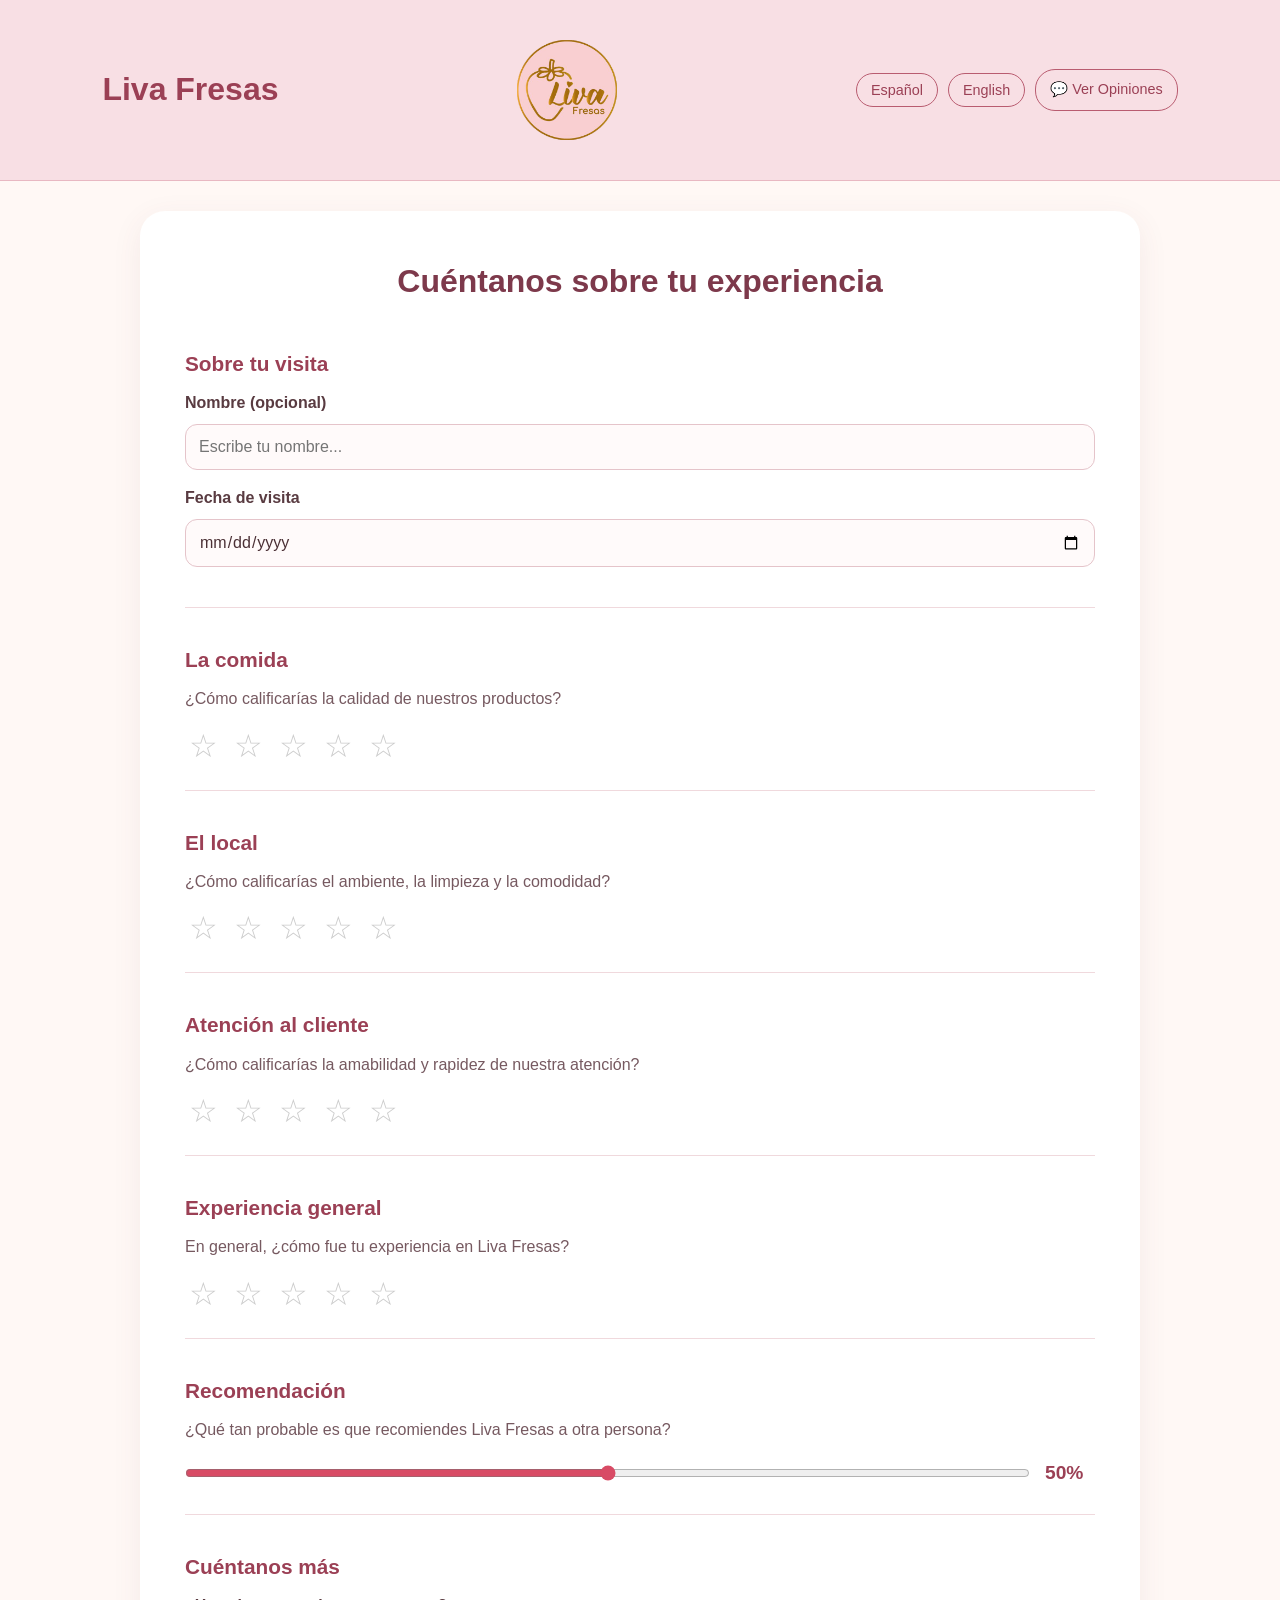
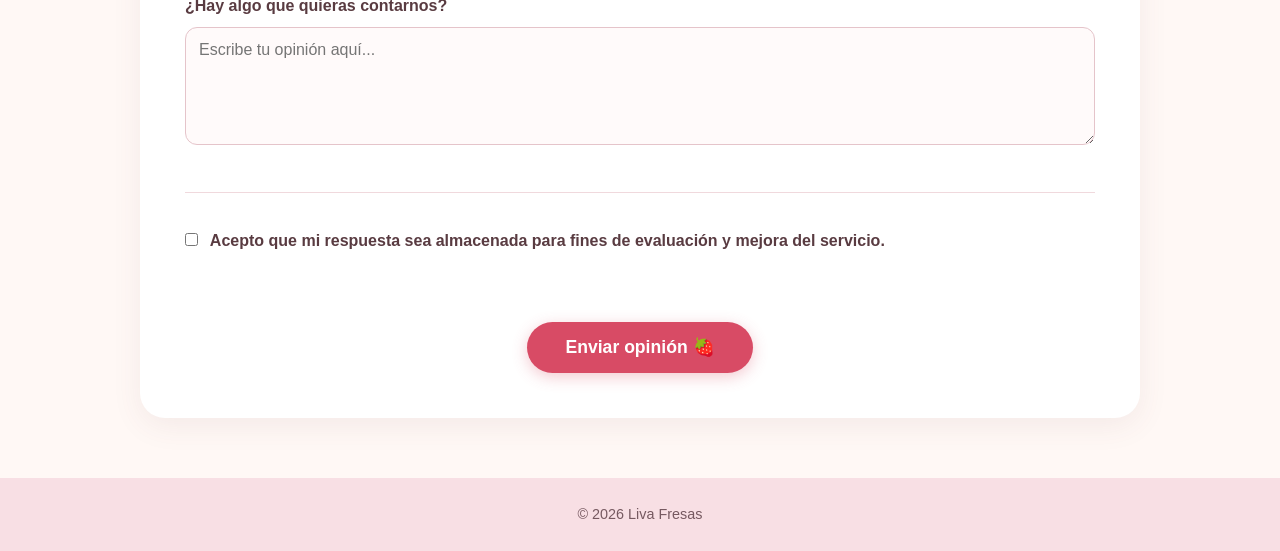
<file: index.html>
<!DOCTYPE html>
<html lang="es">
<head>
    <meta charset="UTF-8">
    <meta name="viewport" content="width=device-width, initial-scale=1.0">
    <title>Liva Fresas | Encuesta de satisfacción</title>
    <link rel="stylesheet" href="style.css">
</head>
<body>

    <header>
        <h1>Liva Fresas</h1>
        <img src="logoliva.png" alt="Logo Liva Fresas" id="logoliva">

        <nav>
            <button id="espanol" type="button">Español</button>
            <button id="ingles" type="button">English</button>
            <a href="comentarios.html" id="btn-comentarios">💬 Ver Opiniones</a>
        </nav>
    </header>

    <main>
        <section id="encuesta">

            <h2 id="titulo-encuesta">Cuéntanos sobre tu experiencia</h2>

            <form id="formulario-encuesta">
                <div>
                    <h3 id="titulo-visita">Sobre tu visita</h3>

                    <label for="nombre" id="label-nombre">Nombre (opcional)</label>
                    <input type="text" id="nombre" name="nombre" placeholder="Escribe tu nombre...">

                    <label for="fecha" id="label-fecha">Fecha de visita</label>
                    <input type="date" id="fecha" name="fecha">
                </div>

                <div>
                    <h3 id="titulo-comida">La comida</h3>
                    <p id="pregunta-comida">¿Cómo calificarías la calidad de nuestros productos?</p>
                    <div id="calificacion-comida" class="contenedor-estrellas"></div>
                </div>

                <div>
                    <h3 id="titulo-local">El local</h3>
                    <p id="pregunta-local">¿Cómo calificarías el ambiente, la limpieza y la comodidad?</p>
                    <div id="calificacion-local" class="contenedor-estrellas"></div>
                </div>

                <div>
                    <h3 id="titulo-atencion">Atención al cliente</h3>
                    <p id="pregunta-atencion">¿Cómo calificarías la amabilidad y rapidez de nuestra atención?</p>
                    <div id="calificacion-atencion" class="contenedor-estrellas"></div>
                </div>

                <div>
                    <h3 id="titulo-general">Experiencia general</h3>
                    <p id="pregunta-general">En general, ¿cómo fue tu experiencia en Liva Fresas?</p>
                    <div id="calificacion-general" class="contenedor-estrellas"></div>
                </div>

                <div>
                    <h3 id="titulo-nps">Recomendación</h3>
                    <p id="pregunta-nps">¿Qué tan probable es que recomiendes Liva Fresas a otra persona?</p>
                    <div id="nps-contenedor">
                        <input type="range" id="nps-range" min="0" max="100" value="50" step="5">
                        <span id="nps-valor">50%</span>
                    </div>
                </div>

                <div>
                    <h3 id="titulo-comentario">Cuéntanos más</h3>
                    <label for="comentario" id="label-comentario">¿Hay algo que quieras contarnos?</label>
                    <textarea id="comentario" name="comentario" rows="5" placeholder="Escribe tu opinión aquí..."></textarea>
                </div>

                <div>
                    <label>
                        <input type="checkbox" id="privacidad" required>
                        <span id="texto-privacidad">Acepto que mi respuesta sea almacenada para fines de evaluación y mejora del servicio.</span>
                    </label>
                </div>

                <button type="submit" id="enviar">Enviar opinión 🍓</button>
            </form>

        </section>
    </main>

    <footer>
        <p>© 2026 Liva Fresas</p>
    </footer>

    <script src="java.js"></script>
</body>
</html>
</file>
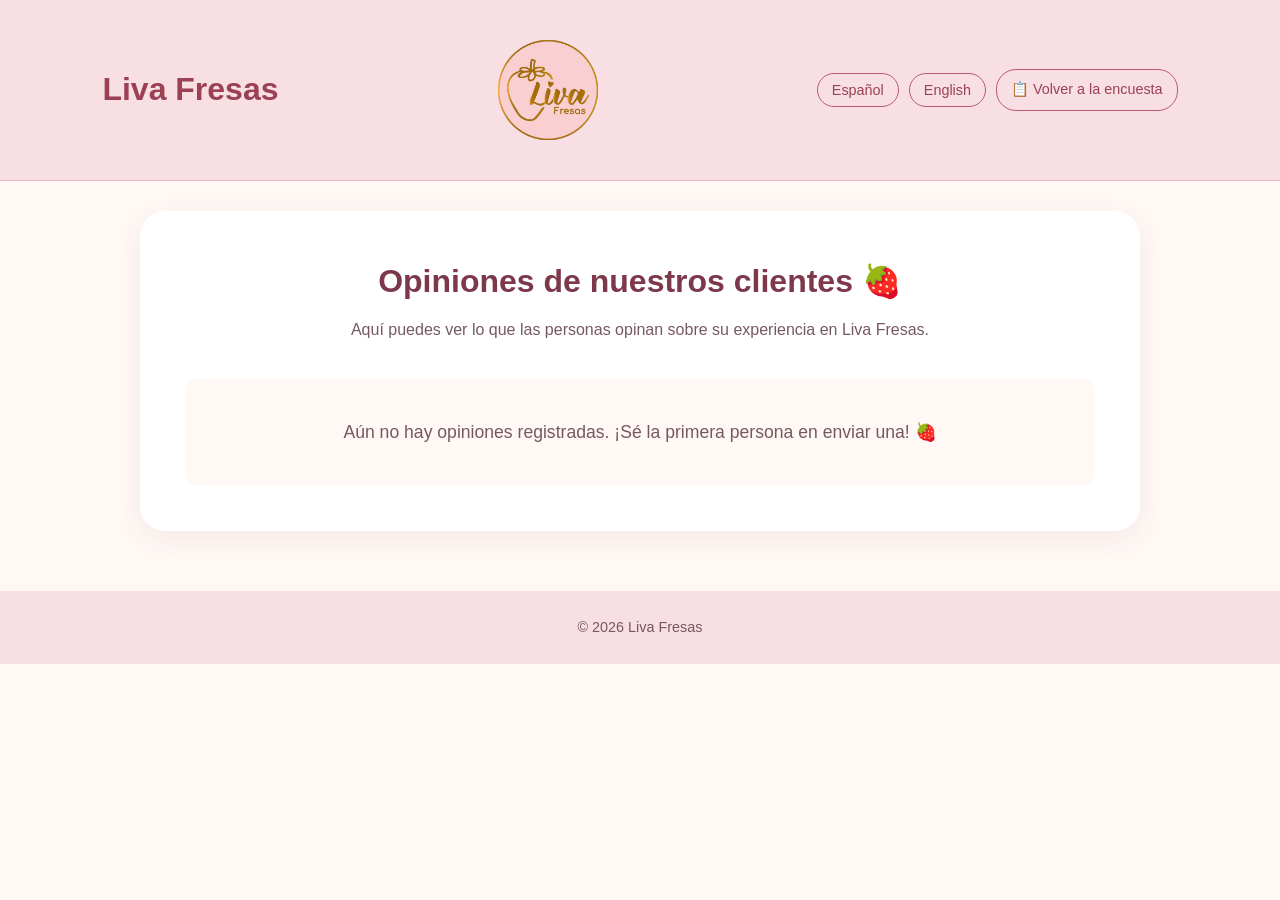
<file: comentarios.html>
<!DOCTYPE html>
<html lang="es">
<head>
    <meta charset="UTF-8">
    <meta name="viewport" content="width=device-width, initial-scale=1.0">
    <title>Liva Fresas | Opiniones de Clientes</title>
    <link rel="stylesheet" href="style.css">
</head>
<body>

    <header>
        <h1>Liva Fresas</h1>
        <img src="logoliva.png" alt="Logo Liva Fresas" id="logoliva">

        <nav>
            <button id="espanol" type="button">Español</button>
            <button id="ingles" type="button">English</button>
            <a href="index.html" id="btn-comentarios">📋 Volver a la encuesta</a>
        </nav>
    </header>

    <main>
        <section id="seccion-opiniones">

            <h2 id="titulo-opiniones-pagina">Opiniones de nuestros clientes</h2>
            <p id="subtitulo-opiniones-pagina" class="subtitulo-seccion">
                Aquí puedes ver lo que las personas opinan sobre su experiencia en Liva Fresas.
            </p>

            <div id="contenedor-opiniones"></div>

        </section>
    </main>

    <footer>
        <p>© 2026 Liva Fresas</p>
    </footer>

    <script src="comentarios.js"></script>
</body>
</html>
</file>
<file: style.css>
* {
    box-sizing: border-box;
    margin: 0;
    padding: 0;
}

body {
    font-family: Montserrat, sans-serif;
    background-color: #fff8f5;
    color: #4b3035;
    line-height: 1.6;
}

/* ENCABEZADO */
header {
    background-color: #f8dfe4;
    padding: 20px 8%;
    display: flex;
    justify-content: space-between;
    align-items: center;
    border-bottom: 1px solid #e8b8c2;
}

#logoliva {
    width: 140px;
    height: auto;
    padding: 5px;
}

header h1 {
    color: #9b4055;
    font-size: 2rem;
}

nav {
    display: flex;
    align-items: center;
    gap: 10px;
}

nav button {
    background-color: transparent;
    border: 1px solid #b95c70;
    color: #9b4055;
    padding: 8px 14px;
    border-radius: 20px;
    cursor: pointer;
    font-family: inherit;
    font-size: 0.9rem;
    transition: all 0.3s ease;
}

nav button:hover {
    background-color: #b95c70;
    color: white;
}

#btn-comentarios {
    display: inline-flex;
    align-items: center;
    background-color: transparent;
    border: 1px solid #b95c70;
    color: #9b4055;
    padding: 8px 14px;
    border-radius: 20px;
    text-decoration: none;
    font-size: 0.9rem;
    font-family: inherit;
    transition: all 0.3s ease;
}

#btn-comentarios:hover {
    background-color: #b95c70;
    color: white;
}

/* CONTENIDO PRINCIPAL */
main {
    width: 90%;
    max-width: 1000px;
    margin: 30px auto;
}

/* ENCUESTA */
#encuesta {
    background-color: #ffffff;
    padding: 45px;
    border-radius: 25px;
    box-shadow: 0 8px 30px rgba(120, 70, 80, 0.08);
    margin-bottom: 60px;
}

#encuesta > h2 {
    text-align: center;
    color: #7d394b;
    margin-bottom: 40px;
    font-size: 2rem;
}

/* SECCIONES DEL FORMULARIO */
form > div {
    margin-bottom: 35px;
    padding-bottom: 25px;
    border-bottom: 1px solid #f0d9dd;
}

form > div:last-of-type {
    border-bottom: none;
}

form h3 {
    color: #9b4055;
    font-size: 1.3rem;
    margin-bottom: 10px;
}

form p {
    color: #765960;
    margin-bottom: 15px;
}

/* ESTRELLAS INTERACTIVAS */
.contenedor-estrellas {
    display: flex;
    gap: 8px;
    margin-top: 5px;
}

.btn-estrella {
    font-size: 32px;
    border: none;
    background: none;
    cursor: pointer;
    color: #cccccc;
    transition: color 0.2s ease, transform 0.1s ease;
    padding: 0 4px;
}

.btn-estrella:hover,
.btn-estrella.activa {
    color: #FFD700;
}

.btn-estrella:hover {
    transform: scale(1.2);
}

/* SLIDER NPS */
#nps-contenedor {
    display: flex;
    align-items: center;
    gap: 15px;
}

#nps-range {
    flex: 1;
    accent-color: #d84b65;
    cursor: pointer;
}

#nps-valor {
    font-weight: bold;
    color: #9b4055;
    font-size: 1.2rem;
    min-width: 50px;
}

/* CAMPOS DE TEXTO */
form label {
    display: block;
    margin-bottom: 8px;
    color: #593b41;
    font-weight: bold;
}

input[type="text"],
input[type="date"],
textarea {
    width: 100%;
    padding: 13px;
    margin-bottom: 15px;
    border: 1px solid #e5c4ca;
    border-radius: 12px;
    background-color: #fffafa;
    color: #4b3035;
    font-family: inherit;
    font-size: 1rem;
}

textarea {
    resize: vertical;
}

input:focus,
textarea:focus {
    outline: none;
    border-color: #b95c70;
    box-shadow: 0 0 0 3px rgba(185, 92, 112, 0.15);
}

/* PRIVACIDAD Y BOTÓN ENVIAR */
#privacidad {
    width: auto;
    margin-right: 8px;
    accent-color: #d84b65;
}

#enviar {
    display: block;
    margin: 30px auto 0 auto;
    background-color: #d84b65;
    color: white;
    font-size: 1.1rem;
    font-weight: bold;
    padding: 15px 38px;
    border-radius: 30px;
    border: none;
    cursor: pointer;
    box-shadow: 0 4px 15px rgba(216, 75, 101, 0.3);
    transition: all 0.3s ease;
}

#enviar:hover {
    background-color: #ba324b;
    transform: translateY(-3px);
    box-shadow: 0 6px 20px rgba(216, 75, 101, 0.4);
}

/* SECCIÓN DE OPINIONES DE CLIENTES */
#seccion-opiniones {
    background-color: #ffffff;
    padding: 45px;
    border-radius: 25px;
    box-shadow: 0 8px 30px rgba(120, 70, 80, 0.08);
    margin: 20px 0 60px 0;
}

#seccion-opiniones h2 {
    text-align: center;
    color: #7d394b;
    font-size: 2rem;
    margin-bottom: 10px;
}

.subtitulo-seccion {
    text-align: center;
    color: #765960;
    margin-bottom: 35px;
}

.tarjeta-vacia {
    text-align: center;
    padding: 40px 20px;
    background-color: #fff8f5;
    border-radius: 15px;
    color: #765960;
    font-size: 1.1rem;
}

.tarjeta-opinion {
    background-color: #fff8f5;
    border-left: 6px solid #b95c70;
    padding: 22px;
    border-radius: 18px;
    margin-bottom: 25px;
    box-shadow: 0 4px 12px rgba(0, 0, 0, 0.03);
    transition: transform 0.2s ease;
}

.tarjeta-opinion:hover {
    transform: translateY(-2px);
}

.header-tarjeta {
    display: flex;
    justify-content: space-between;
    align-items: center;
    margin-bottom: 15px;
    border-bottom: 1px solid #f0d9dd;
    padding-bottom: 10px;
}

.nombre-cliente {
    font-weight: bold;
    color: #7d394b;
    font-size: 1.1rem;
}

.fecha-visita {
    color: #8c6a72;
    font-size: 0.9rem;
}

.detalles-calificacion {
    display: flex;
    flex-wrap: wrap;
    gap: 15px;
    background-color: #ffffff;
    padding: 12px 18px;
    border-radius: 12px;
    margin-bottom: 15px;
    font-size: 0.95rem;
    color: #593b41;
}

.estrellas-doradas {
    color: #FFD700;
    font-size: 1.1rem;
    letter-spacing: 2px;
}

.porcentaje-badge {
    background-color: #f8dfe4;
    color: #9b4055;
    padding: 2px 10px;
    border-radius: 12px;
    font-weight: bold;
}

.comentario-cliente {
    color: #4b3035;
    font-style: italic;
    font-size: 1.05rem;
    line-height: 1.6;
    background-color: #ffffff;
    padding: 15px;
    border-radius: 12px;
    border: 1px dashed #e5c4ca;
}

.footer-tarjeta {
    text-align: right;
    margin-top: 10px;
    font-size: 0.8rem;
    color: #a08088;
}

/* PIE DE PÁGINA */
footer {
    text-align: center;
    background-color: #f8dfe4;
    color: #765960;
    padding: 25px;
    font-size: 0.9rem;
}

/* DISEÑO PARA CELULARES */
@media (max-width: 600px) {
    header {
        flex-direction: column;
        gap: 15px;
        text-align: center;
    }

    #encuesta, #seccion-opiniones {
        padding: 25px 20px;
    }

    .detalles-calificacion {
        flex-direction: column;
        gap: 8px;
    }
}
</file>
